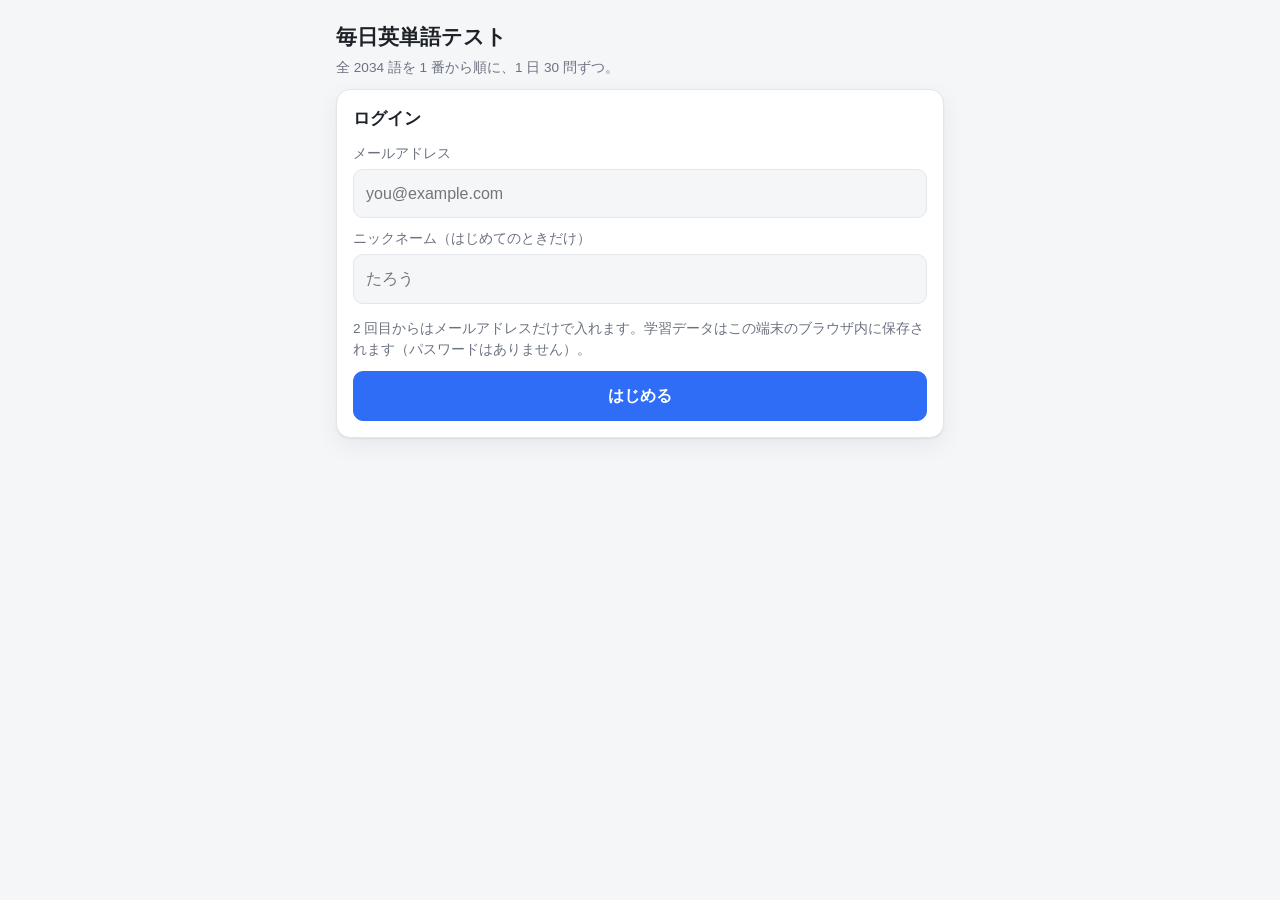
<file: index.html>
<!doctype html>
<html lang="ja">
<head>
<meta charset="utf-8">
<meta name="viewport" content="width=device-width, initial-scale=1, viewport-fit=cover">
<title>毎日英単語テスト</title>
<link rel="stylesheet" href="styles.css">
</head>
<body>
<div id="app"></div>
<script src="words.js"></script>
<script src="app.js"></script>
</body>
</html>
</file>
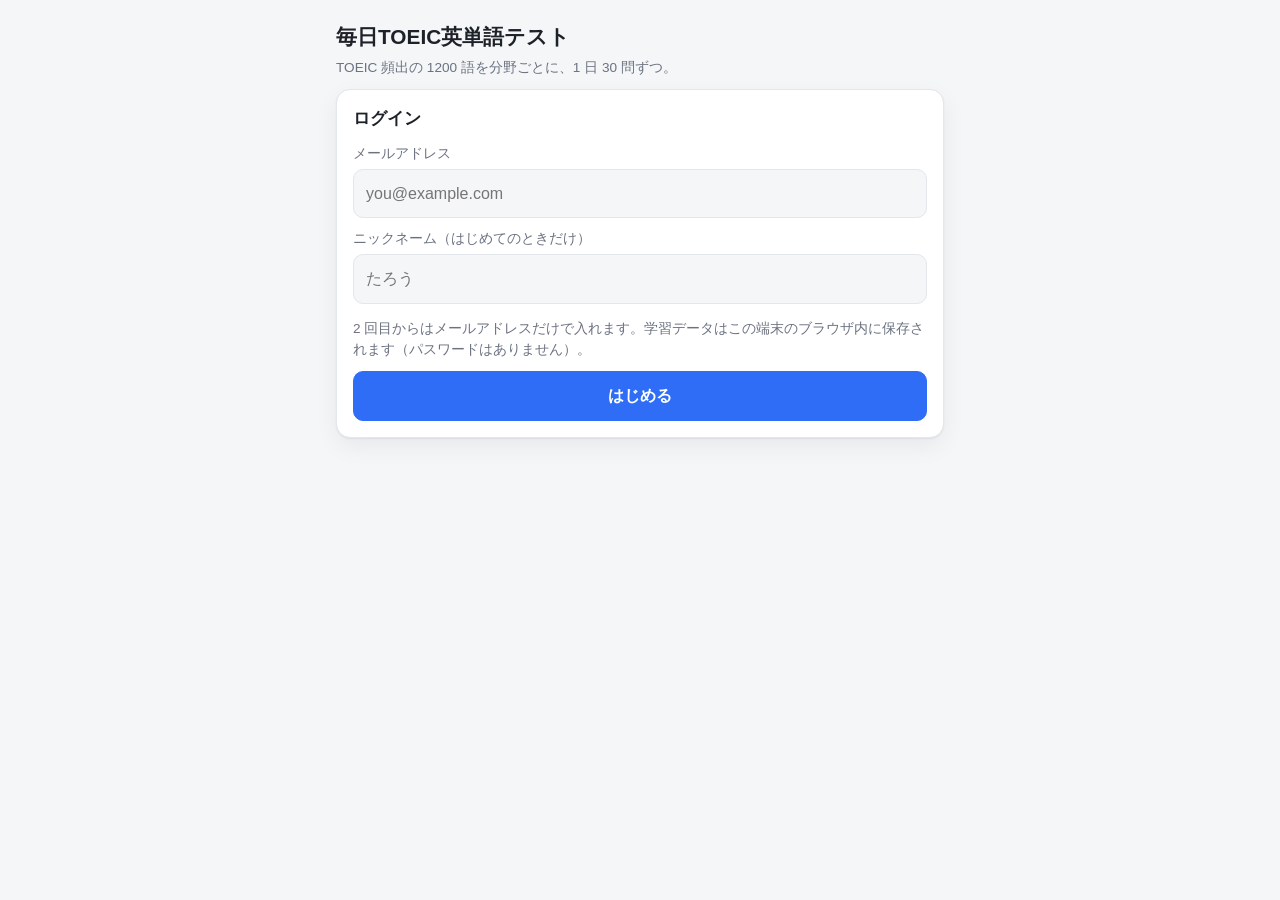
<file: toeic/index.html>
<!doctype html>
<html lang="ja">
<head>
<meta charset="utf-8">
<meta name="viewport" content="width=device-width, initial-scale=1, viewport-fit=cover">
<title>毎日TOEIC英単語テスト</title>
<link rel="stylesheet" href="styles.css">
</head>
<body>
<div id="app"></div>
<script src="words.js"></script>
<script src="app.js"></script>
</body>
</html>
</file>
<file: styles.css>
:root{
  --bg:#f5f6f8; --card:#ffffff; --fg:#1d2128; --muted:#6b7280;
  --line:#e3e6ea; --accent:#2f6df6; --accent-weak:#e8efff;
  --ok:#17935a; --ok-weak:#e4f6ed; --ng:#d8413a; --ng-weak:#fdeceb;
  --warn:#b7791f; --shadow:0 1px 2px rgba(16,24,40,.06),0 8px 24px rgba(16,24,40,.06);
  --radius:14px;
}
/* 暗い配色。端末（OS）の設定にそのまま合わせる */
@media (prefers-color-scheme:dark){
  :root{
    --bg:#14161a; --card:#1d2024; --fg:#e8eaed; --muted:#9aa3af;
    --line:#2c3037; --accent:#6f9bff; --accent-weak:#1d2a44;
    --ok:#4ad295; --ok-weak:#17301f; --ng:#ff7b73; --ng-weak:#331a1a;
    --warn:#e0b063; --shadow:none;
  }
}
*{box-sizing:border-box}
html,body{margin:0;padding:0}
body{
  background:var(--bg); color:var(--fg);
  font-family:-apple-system,BlinkMacSystemFont,"Hiragino Sans","Noto Sans JP","Segoe UI",sans-serif;
  line-height:1.6; -webkit-text-size-adjust:100%;
}
#app{max-width:640px; margin:0 auto; padding:20px 16px 72px}
h1{font-size:1.3rem; margin:0 0 4px}
h2{font-size:1.05rem; margin:0 0 10px}
p{margin:0 0 10px}
.muted{color:var(--muted); font-size:.85rem}
.card{background:var(--card); border:1px solid var(--line); border-radius:var(--radius); padding:16px; box-shadow:var(--shadow); margin-bottom:14px}
.row{display:flex; gap:10px; align-items:center}
.row.between{justify-content:space-between}
.grow{flex:1}
button{font:inherit; cursor:pointer; border-radius:10px; border:1px solid var(--line); background:var(--card); color:var(--fg); padding:11px 14px; transition:.12s}
button:hover:not(:disabled){border-color:var(--accent)}
button:disabled{opacity:.45; cursor:not-allowed}
.btn-primary{background:var(--accent); border-color:var(--accent); color:#fff; font-weight:600}
.btn-primary:hover:not(:disabled){filter:brightness(1.06)}
.btn-ghost{background:transparent}
.btn-sm{padding:7px 11px; font-size:.85rem}
.btn-block{display:block; width:100%}
input{font:inherit; width:100%; padding:11px 12px; border:1px solid var(--line); border-radius:10px; background:var(--bg); color:var(--fg)}
label{display:block; font-size:.85rem; color:var(--muted); margin:10px 0 4px}
.err{color:var(--ng); font-size:.85rem; margin-top:8px}

/* header */
.appbar{display:flex; align-items:center; justify-content:space-between; margin-bottom:14px; gap:10px}
.appbar .who{font-size:.85rem; color:var(--muted)}
.badge{display:inline-block; font-size:.72rem; padding:2px 8px; border-radius:999px; background:var(--accent-weak); color:var(--accent); font-weight:600}

/* stage list */
.stage{display:flex; gap:12px; align-items:flex-start; padding:12px 0; border-top:1px solid var(--line)}
.stage:first-child{border-top:0}
.stage .num{flex:0 0 28px; height:28px; border-radius:50%; display:grid; place-items:center; font-size:.8rem; font-weight:700; background:var(--bg); border:1px solid var(--line); color:var(--muted)}
.stage.done .num{background:var(--ok-weak); border-color:transparent; color:var(--ok)}
.stage.active .num{background:var(--accent); border-color:transparent; color:#fff}
.stage .title{font-weight:600}
.stage .sub{font-size:.82rem; color:var(--muted)}
.stage .act{flex:0 0 auto; display:flex; gap:6px}

/* quiz */
.qhead{display:flex; justify-content:space-between; align-items:center; font-size:.85rem; color:var(--muted); margin-bottom:8px}
.bar{height:6px; background:var(--line); border-radius:99px; overflow:hidden; margin-bottom:18px}
.bar > i{display:block; height:100%; background:var(--accent); transition:width .2s}
.prompt{text-align:center; padding:22px 10px 26px}
.prompt .word{font-size:2rem; font-weight:700; letter-spacing:.01em; word-break:break-word}
.prompt .word.ja{font-size:1.4rem}
.prompt .kind{font-size:.78rem; color:var(--muted); margin-bottom:8px}
.choices{display:grid; gap:10px}
.choice{text-align:left; padding:13px 14px; line-height:1.45; white-space:normal}
.choice .k{display:inline-block; width:1.5em; color:var(--muted); font-weight:700}
.choice .sub{display:block; margin:3px 0 0 1.5em; font-size:.86rem; color:var(--muted); font-weight:400}
/* 回答後の選択肢は読んで覚えるためのものなので、薄くしない */
.choice:disabled{opacity:1; cursor:default}
.choice.correct{background:var(--ok-weak); border-color:var(--ok); color:var(--fg)}
.choice.wrong{background:var(--ng-weak); border-color:var(--ng); color:var(--fg)}
.feedback{margin-top:14px; text-align:center; font-weight:700}
.feedback.ok{color:var(--ok)}
.feedback.ng{color:var(--ng)}

/* score */
.score{display:flex; gap:16px; justify-content:center; text-align:center; margin:6px 0 4px}
.score div span{display:block; font-size:1.6rem; font-weight:700}
.score div small{color:var(--muted); font-size:.78rem}

/* wordbook */
.wb{border-top:1px solid var(--line)}
.wb-item{display:flex; gap:10px; padding:10px 0; border-bottom:1px solid var(--line); align-items:baseline}
.wb-item .mk{flex:0 0 1.3em; font-weight:700}
.wb-item .mk.ok{color:var(--ok)}
.wb-item .mk.ng{color:var(--ng)}
.wb-item .en{font-weight:650; min-width:7.5em}
.wb-item .ja{flex:1; font-size:.92rem}
.wb-item .pg{flex:0 0 auto; font-size:.72rem; color:var(--muted)}
/* 単語一覧の通し番号。桁が増えても単語の頭がそろうよう、幅を決めておく */
.wb-item .no{flex:0 0 3.1em; font-size:.74rem; color:var(--muted); text-align:right}

/* 品詞の記号。四角の中に「動」「名」などを 1 文字入れる */
.pos{
  flex:0 0 auto; display:inline-grid; place-items:center;
  width:1.45em; height:1.45em; line-height:1; border-radius:4px;
  border:1px solid currentColor; font-size:.78rem; font-weight:700;
  color:var(--muted); vertical-align:.08em;
}
/* 品詞ごとに色を変える。四角を見ただけで見分けられるように */
.pos-verb{color:#d08a2c}
.pos-noun{color:#3b82c4}
.pos-adj{color:#2f9e6b}
.pos-adv{color:#9a6cc4}
.pos-prep{color:#6b7280}
@media (prefers-color-scheme:dark){
  .pos-verb{color:#e5a84f}
  .pos-noun{color:#6fa9e0}
  .pos-adj{color:#5cc495}
  .pos-adv{color:#b18ee0}
  .pos-prep{color:#9aa3af}
}
/* 選択肢の中では、意味のすぐ前に小さく置く */
.choice .sub .pos{margin-right:6px}
.count-pill{flex:0 0 auto; font-size:.74rem; font-weight:700; color:var(--ng); background:var(--ng-weak); padding:1px 8px; border-radius:999px}
.tabs{display:flex; gap:8px; margin-bottom:12px; flex-wrap:wrap}
.tabs button{padding:7px 12px; font-size:.85rem}
.tabs button[aria-current="true"]{background:var(--accent); border-color:var(--accent); color:#fff}
.empty{text-align:center; color:var(--muted); padding:26px 0}
.note{background:var(--accent-weak); border:1px solid transparent; color:var(--fg); border-radius:10px; padding:10px 12px; font-size:.85rem; margin-bottom:12px}
/* 履歴の表。<table class="hist"> 自身に当てる（.hist table では入れ子の表を指してしまう） */
.hist{width:100%; border-collapse:collapse; font-size:.85rem}
.hist td{padding:5px 8px; border-top:1px solid var(--line)}

/* ------------------------------------------------------------------ 余白など
   JS 側にインラインスタイルを書かずに済むよう、用途の分かる名前で用意する */
.stack-top      { margin-top: 14px }
.stack-top-sm   { margin-top: 8px }
.stack-top-xs   { margin-top: 4px }
.center         { text-align: center }
.card-head      { margin-bottom: 6px }
.card-head h2   { margin: 0 }
.user-row       { padding: 6px 0 }
.hint           { text-align: center; margin-top: 14px }

/* 保存できない端末に出す警告 */
.warn-box{background:var(--ng-weak); border:1px solid var(--ng); color:var(--fg); border-radius:10px; padding:11px 13px; font-size:.85rem; margin-bottom:12px; line-height:1.55}
.warn-box strong{display:block; color:var(--ng); margin-bottom:2px}

/* 引き継ぎ画面 */
textarea.code{font:inherit; font-family:ui-monospace,SFMono-Regular,Menlo,monospace; font-size:.75rem; width:100%; padding:10px 12px; border:1px solid var(--line); border-radius:10px; background:var(--bg); color:var(--fg); resize:vertical; word-break:break-all}
.check{display:flex; align-items:center; gap:7px; font-size:.85rem; color:var(--fg); margin:10px 0 0}
.check input{width:auto; margin:0}
</file>
<file: toeic/styles.css>
:root{
  --bg:#f5f6f8; --card:#ffffff; --fg:#1d2128; --muted:#6b7280;
  --line:#e3e6ea; --accent:#2f6df6; --accent-weak:#e8efff;
  --ok:#17935a; --ok-weak:#e4f6ed; --ng:#d8413a; --ng-weak:#fdeceb;
  --warn:#b7791f; --shadow:0 1px 2px rgba(16,24,40,.06),0 8px 24px rgba(16,24,40,.06);
  --radius:14px;
}
@media (prefers-color-scheme:dark){
  :root:not([data-theme="light"]){
    --bg:#14161a; --card:#1d2024; --fg:#e8eaed; --muted:#9aa3af;
    --line:#2c3037; --accent:#6f9bff; --accent-weak:#1d2a44;
    --ok:#4ad295; --ok-weak:#17301f; --ng:#ff7b73; --ng-weak:#331a1a;
    --warn:#e0b063; --shadow:none;
  }
}
:root[data-theme="dark"]{
    --bg:#14161a; --card:#1d2024; --fg:#e8eaed; --muted:#9aa3af;
    --line:#2c3037; --accent:#6f9bff; --accent-weak:#1d2a44;
    --ok:#4ad295; --ok-weak:#17301f; --ng:#ff7b73; --ng-weak:#331a1a;
    --warn:#e0b063; --shadow:none;
}
*{box-sizing:border-box}
html,body{margin:0;padding:0}
body{
  background:var(--bg); color:var(--fg);
  font-family:-apple-system,BlinkMacSystemFont,"Hiragino Sans","Noto Sans JP","Segoe UI",sans-serif;
  line-height:1.6; -webkit-text-size-adjust:100%;
}
#app{max-width:640px; margin:0 auto; padding:20px 16px 72px}
h1{font-size:1.3rem; margin:0 0 4px}
h2{font-size:1.05rem; margin:0 0 10px}
p{margin:0 0 10px}
.muted{color:var(--muted); font-size:.85rem}
.card{background:var(--card); border:1px solid var(--line); border-radius:var(--radius); padding:16px; box-shadow:var(--shadow); margin-bottom:14px}
.row{display:flex; gap:10px; align-items:center}
.row.between{justify-content:space-between}
.grow{flex:1}
button{font:inherit; cursor:pointer; border-radius:10px; border:1px solid var(--line); background:var(--card); color:var(--fg); padding:11px 14px; transition:.12s}
button:hover:not(:disabled){border-color:var(--accent)}
button:disabled{opacity:.45; cursor:not-allowed}
.btn-primary{background:var(--accent); border-color:var(--accent); color:#fff; font-weight:600}
.btn-primary:hover:not(:disabled){filter:brightness(1.06)}
.btn-ghost{background:transparent}
.btn-sm{padding:7px 11px; font-size:.85rem}
.btn-block{display:block; width:100%}
input{font:inherit; width:100%; padding:11px 12px; border:1px solid var(--line); border-radius:10px; background:var(--bg); color:var(--fg)}
label{display:block; font-size:.85rem; color:var(--muted); margin:10px 0 4px}
.err{color:var(--ng); font-size:.85rem; margin-top:8px}

/* header */
.appbar{display:flex; align-items:center; justify-content:space-between; margin-bottom:14px; gap:10px}
.appbar .who{font-size:.85rem; color:var(--muted)}
.badge{display:inline-block; font-size:.72rem; padding:2px 8px; border-radius:999px; background:var(--accent-weak); color:var(--accent); font-weight:600}

/* stage list */
.stage{display:flex; gap:12px; align-items:flex-start; padding:12px 0; border-top:1px solid var(--line)}
.stage:first-child{border-top:0}
.stage .num{flex:0 0 28px; height:28px; border-radius:50%; display:grid; place-items:center; font-size:.8rem; font-weight:700; background:var(--bg); border:1px solid var(--line); color:var(--muted)}
.stage.done .num{background:var(--ok-weak); border-color:transparent; color:var(--ok)}
.stage.active .num{background:var(--accent); border-color:transparent; color:#fff}
.stage .title{font-weight:600}
.stage .sub{font-size:.82rem; color:var(--muted)}
.stage .act{flex:0 0 auto; display:flex; gap:6px}

/* quiz */
.qhead{display:flex; justify-content:space-between; align-items:center; font-size:.85rem; color:var(--muted); margin-bottom:8px}
.bar{height:6px; background:var(--line); border-radius:99px; overflow:hidden; margin-bottom:18px}
.bar > i{display:block; height:100%; background:var(--accent); transition:width .2s}
.prompt{text-align:center; padding:22px 10px 26px}
.prompt .word{font-size:2rem; font-weight:700; letter-spacing:.01em; word-break:break-word}
.prompt .word.ja{font-size:1.4rem}
.prompt .kind{font-size:.78rem; color:var(--muted); margin-bottom:8px}
.choices{display:grid; gap:10px}
.choice{text-align:left; padding:13px 14px; line-height:1.45; white-space:normal}
.choice .k{display:inline-block; width:1.5em; color:var(--muted); font-weight:700}
.choice .sub{display:block; margin:3px 0 0 1.5em; font-size:.86rem; color:var(--muted); font-weight:400}
/* 回答後の選択肢は読んで覚えるためのものなので、薄くしない */
.choice:disabled{opacity:1; cursor:default}
.choice.correct{background:var(--ok-weak); border-color:var(--ok); color:var(--fg)}
.choice.wrong{background:var(--ng-weak); border-color:var(--ng); color:var(--fg)}
.feedback{margin-top:14px; text-align:center; font-weight:700}
.feedback.ok{color:var(--ok)}
.feedback.ng{color:var(--ng)}

/* score */
.score{display:flex; gap:16px; justify-content:center; text-align:center; margin:6px 0 4px}
.score div span{display:block; font-size:1.6rem; font-weight:700}
.score div small{color:var(--muted); font-size:.78rem}

/* wordbook */
.wb{border-top:1px solid var(--line)}
.wb-item{display:flex; gap:10px; padding:10px 0; border-bottom:1px solid var(--line); align-items:baseline}
.wb-item .mk{flex:0 0 1.3em; font-weight:700}
.wb-item .mk.ok{color:var(--ok)}
.wb-item .mk.ng{color:var(--ng)}
.wb-item .en{font-weight:650; min-width:7.5em}
.wb-item .ja{flex:1; font-size:.92rem}
.wb-item .pg{flex:0 0 auto; font-size:.72rem; color:var(--muted)}
.count-pill{flex:0 0 auto; font-size:.74rem; font-weight:700; color:var(--ng); background:var(--ng-weak); padding:1px 8px; border-radius:999px}
.tabs{display:flex; gap:8px; margin-bottom:12px; flex-wrap:wrap}
.tabs button{padding:7px 12px; font-size:.85rem}
.tabs button[aria-current="true"]{background:var(--accent); border-color:var(--accent); color:#fff}
.empty{text-align:center; color:var(--muted); padding:26px 0}
.note{background:var(--accent-weak); border:1px solid transparent; color:var(--fg); border-radius:10px; padding:10px 12px; font-size:.85rem; margin-bottom:12px}
.hist{font-size:.85rem}
.hist td{padding:5px 8px; border-top:1px solid var(--line)}
.hist table{width:100%; border-collapse:collapse}

/* ------------------------------------------------------------------ 余白など
   JS 側にインラインスタイルを書かずに済むよう、用途の分かる名前で用意する */
.stack-top      { margin-top: 14px }
.stack-top-sm   { margin-top: 8px }
.stack-top-xs   { margin-top: 4px }
.center         { text-align: center }
.card-head      { margin-bottom: 6px }
.card-head h2   { margin: 0 }
.user-row       { padding: 6px 0 }
.hint           { text-align: center; margin-top: 14px }

/* 保存できない端末に出す警告 */
.warn-box{background:var(--ng-weak); border:1px solid var(--ng); color:var(--fg); border-radius:10px; padding:11px 13px; font-size:.85rem; margin-bottom:12px; line-height:1.55}
.warn-box strong{display:block; color:var(--ng); margin-bottom:2px}

/* 引き継ぎ画面 */
textarea.code{font:inherit; font-family:ui-monospace,SFMono-Regular,Menlo,monospace; font-size:.75rem; width:100%; padding:10px 12px; border:1px solid var(--line); border-radius:10px; background:var(--bg); color:var(--fg); resize:vertical; word-break:break-all}
.check{display:flex; align-items:center; gap:7px; font-size:.85rem; color:var(--fg); margin:10px 0 0}
.check input{width:auto; margin:0}
</file>
